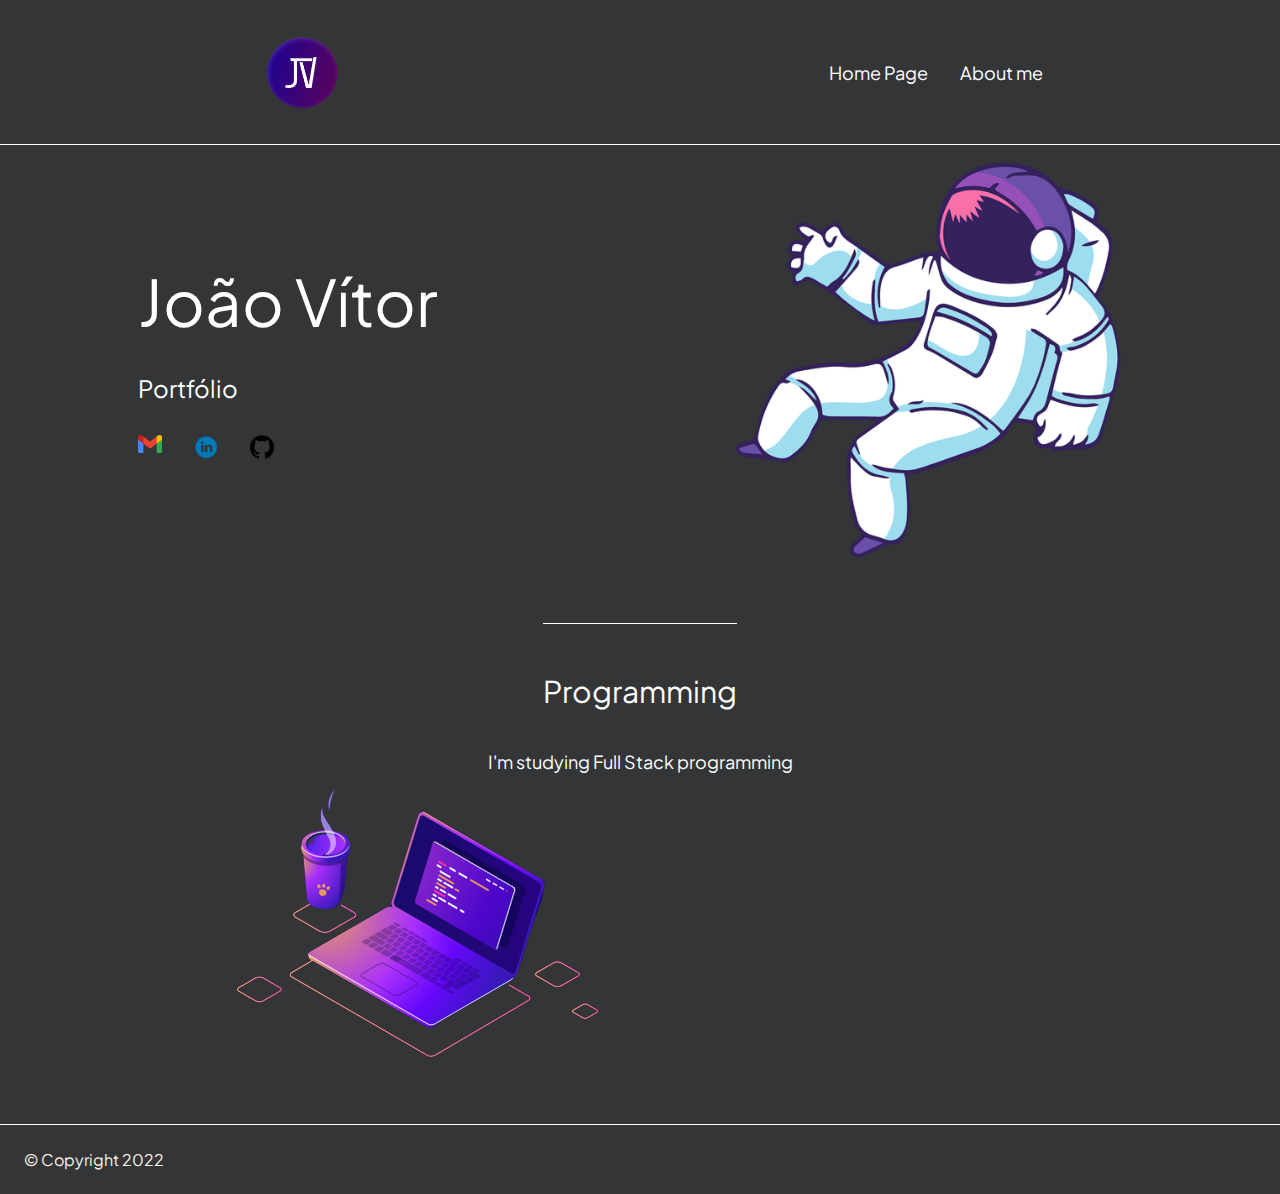
<file: index.html>
<!DOCTYPE html>
<html lang="en">
<head>
    <meta charset="UTF-8">
    <meta http-equiv="X-UA-Compatible" content="IE=edge">
    <meta name="viewport" content="width=device-width, initial-scale=1.0">
    <meta nae="description" content="Um bot que irá oderar e deixar a sua counidade segura de um jeito fácil">
    <link rel="stylesheet" type="text/css" href="style.css">
    <title>João Vítor</title>
</head>

<body>
      <header class="cabecalho">
      <a href="index.html">
          <img class="start" src="JV.png">
      </a>
         <nav class="menu">
             <a href="index.html" class="menu-item">Home Page</a>
             <a href="aboutme/aboutme.html" class="menu-item">About me</a>
          </nav>
      </header>

      <main class="conteudo">
        <section class="conteudo-principal">
             <div class="conteudo-principal-escrito">
                 <h1 class="conteudo-tittle">João Vítor</h1>
                 <h2 class="conteudo-subtitle">Portfólio</h2>
                 <nav class="rede">
                  <a href="mailto:joaovictor12345souza@gmail.com" title="Gmail"> <img class="social" src="gmail.png" alt=""></a>
                  <a href="https://www.linkedin.com/in/jo%C3%A3o-v%C3%ADtor-souza-63351918a" title="Linkedin"> <img class="social" src="linkedin.png" alt=""></a>
                  <a href="https://github.com/jvsouzaa" title="Github"> <img class="social" src="github.png" alt=""></a>
                </nav>
             </div>
             <img class="imagem-principal" src="astronalta.png" alt="JV Dev">
        </section>

        <section class="conteudo-secundario">
            <h3 class="conteudo-secundario-subtittle">Programming</h3>
            <p class="conteudo-paragrafo">I'm studying Full Stack programming</p>
        </section>
        <div>
          <img class="teste" src="cover.png">
        </div>

        </main>

      <footer class="rodape">
        <a class="footer">© Copyright 2022</a>
      </footer>
</body>
</html>
</file>
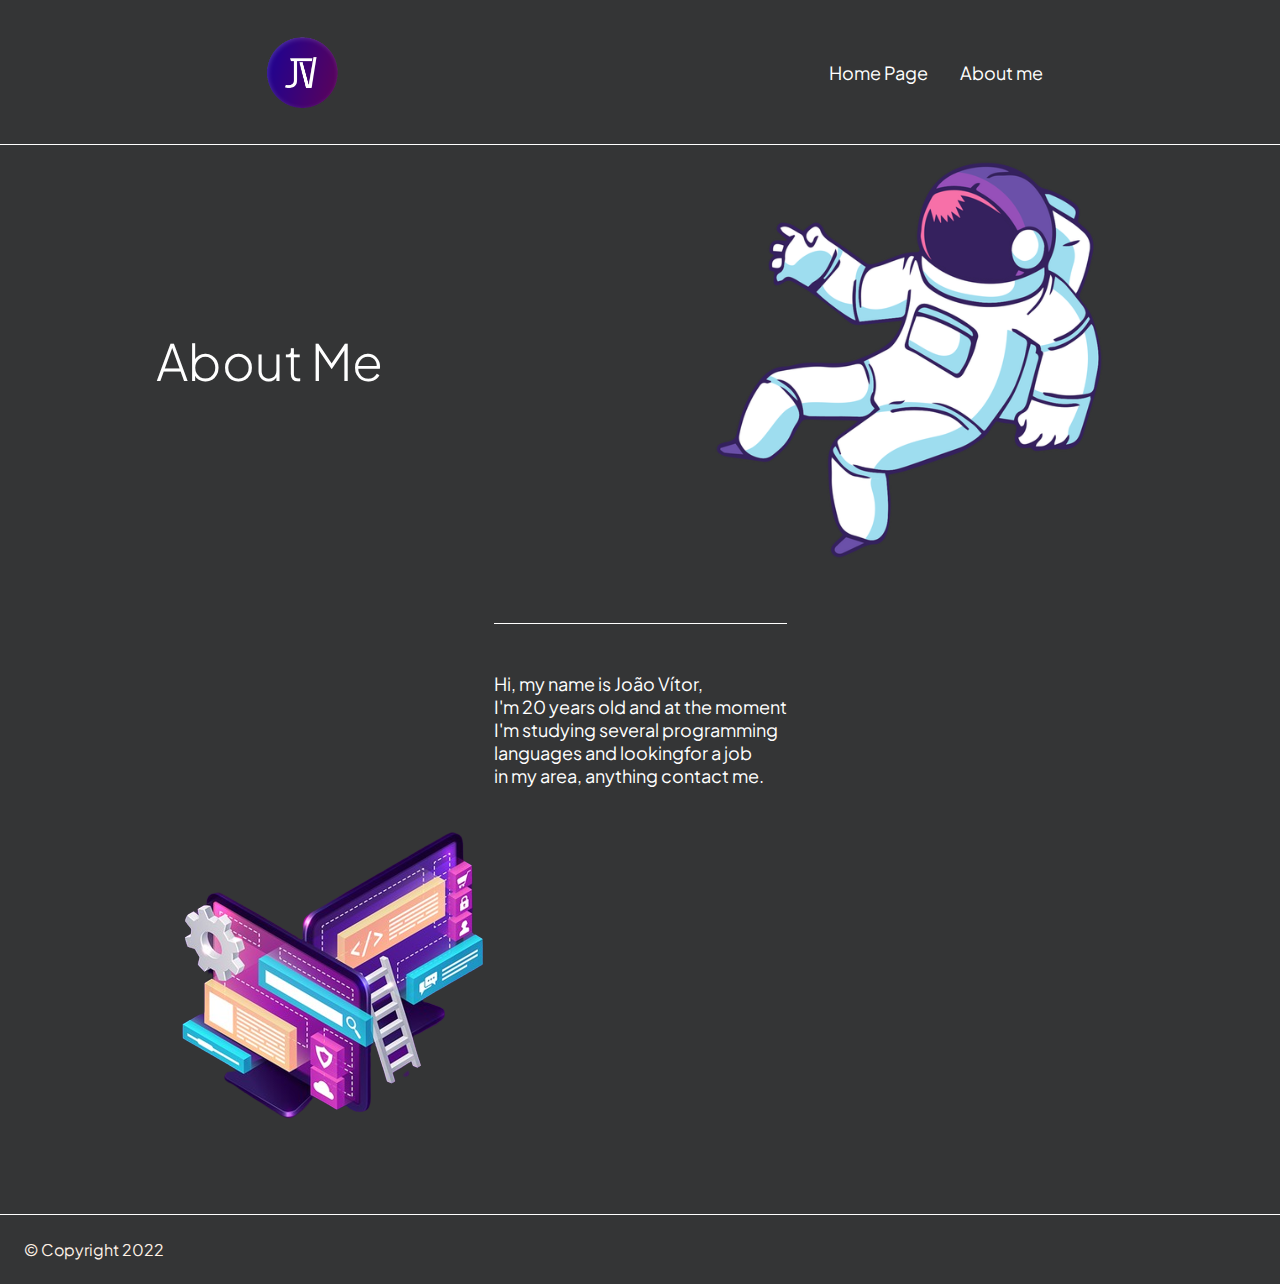
<file: aboutme/aboutme.html>
<!DOCTYPE html>
<html lang="en">
<head>
    <meta charset="UTF-8">
    <meta http-equiv="X-UA-Compatible" content="IE=edge">
    <meta name="viewport" content="width=device-width, initial-scale=1.0">
    <meta nae="description" content="Um bot que irá oderar e deixar a sua counidade segura de um jeito fácil">
    <link rel="stylesheet" type="text/css" href="aboutme.css">
    <title>About Me</title>
</head>

<body>
      <header class="cabecalho">
      <a href="../index.html">
          <img class="start" src="JV.png">
      </a>
      <nav class="menu">
        <a href="../index.html" class="menu-item">Home Page</a>
        <a href="aboutme.html" class="menu-item">About me</a>
     </nav>
      </header>

      <main class="conteudo">
        <section class="conteudo-principal">
             <div class="conteudo-principal-escrito">
                 <h1 class="conteudo-tittle">About Me</h1>
             </div>
             <img class="imagem-principal" src="astronalta.png">
        </section>

        <section class="conteudo-secundario">
            <p class="conteudo-paragrafo">Hi, my name is João Vítor,
              <br/>I'm 20 years old and at the moment
              <br/>I'm studying several programming
              <br/>languages ​​and lookingfor a job
              <br/>in my area, anything contact me.</p>
        </section>
        <div>
          <img class="teste" src="aboutme.png">
        </div>

        </main>

      <footer class="rodape">
        <a class="footer">© Copyright 2022</a>
      </footer>
</body>
</html>
</file>
<file: style.css>
@import url('https://fonts.googleapis.com/css2?family=Plus+Jakarta+Sans:wght@500&display=swap');
* {
    margin: 0;
    padding: 0;
    box-sizing: border-box;
    text-decoration: none;
}

body {
    font-size: 100%;
    background: #343536;
    }

    .cabecalho {
        display: flex;
        flex-direction: row;
        align-items: center;
        justify-content: space-around;
        padding: 10px;
    }

    .start {
        height: 120px;
    }

    .menu {
        display: flex;
        gap: 32px;
    }

    .menu-item {
        font-family: 'Plus Jakarta Sans', sans-serif;
        color: #ffffff;
        font-weight: 400;
        font-size: 18px;
    }

    .conteudo {
        margin-bottom: 48px;
        border-top: 0.4px solid #ffffff;
    }

    .conteudo-principal {
        display: flex;
        flex-direction: row;
        align-items: center;
        justify-content: space-around;
    }

    .conteudo-principal-escrito {
        display: flex;
        flex-direction: column;
        gap: 32px;
    }

    .conteudo-tittle {
        font-family: 'Plus Jakarta Sans', sans-serif;
        font-weight: 400;
        font-size: 64px;
        color: #ffffff;
    }
    
    .conteudo-subtitle {
        font-family: 'Plus Jakarta Sans', sans-serif;
        font-weight: 400;
        font-size: 24px;
        color: #ffffff;
    }

    .rede {
        display: flex;
        gap: 32px;
    }

    .social {
        display: flex;
        flex-direction: row;
        width: 24px;
    }

    .imagem-principal {
        height: 430px;  
    }

    .conteudo-secundario {
        display: flex;
        flex-direction: column;
        align-items: center;
        gap: 24px;
        margin-top: 48px;
    }

    .conteudo-secundario-subtittle {
        border-top: 0.4px solid #ffffff;
        padding-top: 48px;
        font-family: 'Plus Jakarta Sans', sans-serif;
        font-weight: 400;
        font-size: 30px;
        color: #ffffff;
        margin-bottom: 16px;
    }

    .conteudo-paragrafo {
        font-family: 'Plus Jakarta Sans', sans-serif;
        font-weight: 400;
        font-size: 18px;
        color: #ffffff;
    }

    .rodape {
        padding: 24px;
        border-top: 0.4px solid #ffffff;
    }

    .rodape-imagem {
        height: 20px;
        display: block;
        margin: 0 auto;

    }

    .teste {
        margin: 0 auto;
    }

    .footer {
        color: #FFF2E7;
        font-family: 'Plus Jakarta Sans', sans-serif;
        font-weight: 400;
    }
</file>
<file: aboutme/aboutme.css>
@import url('https://fonts.googleapis.com/css2?family=Plus+Jakarta+Sans:wght@500&display=swap');
* {
    margin: 0;
    padding: 0;
    box-sizing: border-box;
    text-decoration: none;
}

body {
    font-size: 100%;
    background: #343536;
    }

    .cabecalho {
        display: flex;
        flex-direction: row;
        align-items: center;
        justify-content: space-around;
        padding: 10px;
    }

    .start {
        height: 120px;
    }

    .menu {
        display: flex;
        gap: 32px;
    }

    .menu-item {
        font-family: 'Plus Jakarta Sans', sans-serif;
        color: #ffffff;
        font-weight: 400;
        font-size: 18px;
    }

    .conteudo {
        margin-bottom: 48px;
        border-top: 0.4px solid #ffffff;
    }

    .conteudo-principal {
        display: flex;
        flex-direction: row;
        align-items: center;
        justify-content: space-around;
    }

    .conteudo-principal-escrito {
        display: flex;
        flex-direction: column;
        gap: 32px;
    }

    .conteudo-tittle {
        font-family: 'Plus Jakarta Sans', sans-serif;
        font-weight: 300;
        font-size: 50px;
        color: #ffffff;
    }

    .gmail {
        display: flex;
        flex-direction: column-reverse;
        width: 24px;
    }

    .imagem-principal {
        height: 430px;  
    }

    .conteudo-secundario {
        display: flex;
        flex-direction: column;
        align-items: center;
        gap: 24px;
        margin-top: 48px;
    }

    .conteudo-paragrafo {
        border-top: 0.4px solid #ffffff;
        padding-top: 48px;
        font-family: 'Plus Jakarta Sans', sans-serif;
        font-weight: 400;
        font-size: 18px;
        color: #ffffff;
    }

    .rodape {
        padding: 24px;
        border-top: 0.4px solid #ffffff;
    }

    .rodape-imagem {
        height: 20px;
        display: block;
        margin: 0 auto;

    }

    .teste {
        margin: 0 auto;
    }

    .footer {
        color: #FFF2E7;
        font-family: 'Plus Jakarta Sans', sans-serif;
        font-weight: 400;
    }
</file>
